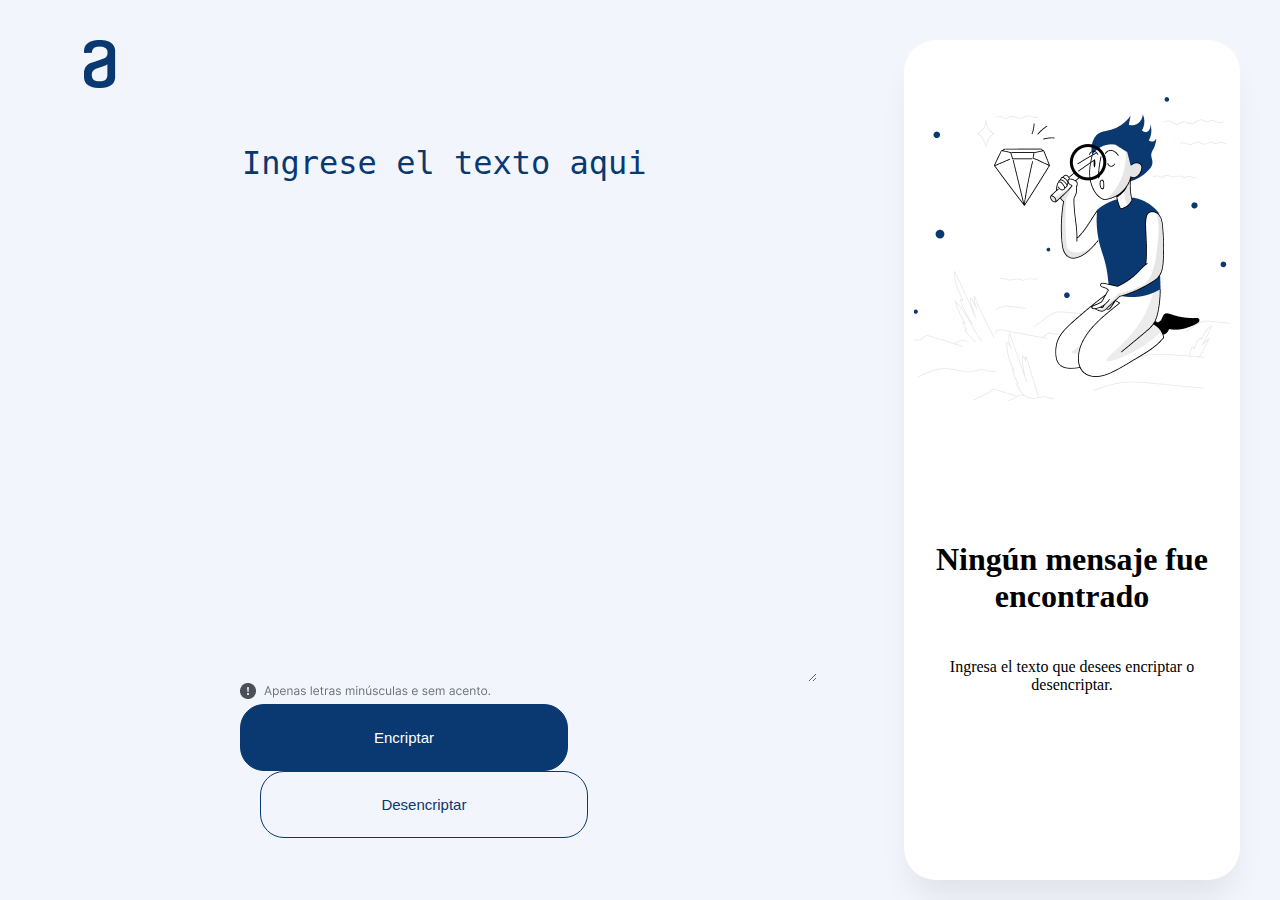
<file: index.html>
<!DOCTYPE html>
<html lang="es">

<head>
    <meta charset="UTF-8">
    <meta name="viewport" content="width=device-width, initial-scale=1.0">
    <link rel="stylesheet" href="style.css">
    <title>Proyecto Encriptador de Texto</title>
</head>

<body>
    <main id="contenedor-base">

        <section id="izquierda">
            <header>

                <img class="logo" src="imagenes\Logo.png">

            </header>
            <section id="text-area">
                <textarea id="text" cols="30" rows="10">Ingrese el texto aqui</textarea>

            </section>
            <section  id="sec-frame">
                <img class="Frame"  src="/imagenes/Frame 1.png" alt="">


            </section>
            <section class="botones">
                <input onclick="encriptar()" type="button" value="Encriptar">
                <input  id="btn-desencriptar" onclick="desencriptar()" type="button" value="Desencriptar">
            </section>

        </section>
        <aside id="derecha">
            <section>
                <img class="muneco Activa" src="imagenes/Muñeco.png" alt="">
                <p class="resultado Inactiva"></p>
            </section>
            <section class="aviso">

                <h2 class="nomsj Activa">Ningún mensaje fue encontrado</h2>
                <p class="msjingre Activa">Ingresa el texto que desees encriptar o desencriptar.</p>

            </section>
            <section>
                <input onclick="copiar()" class="copiar Inactiva" type="button" value="Copiar">
            </section>

        </aside>
    </main>
    <script src="js/funciones.js"></script>
</body>

</html>
</file>
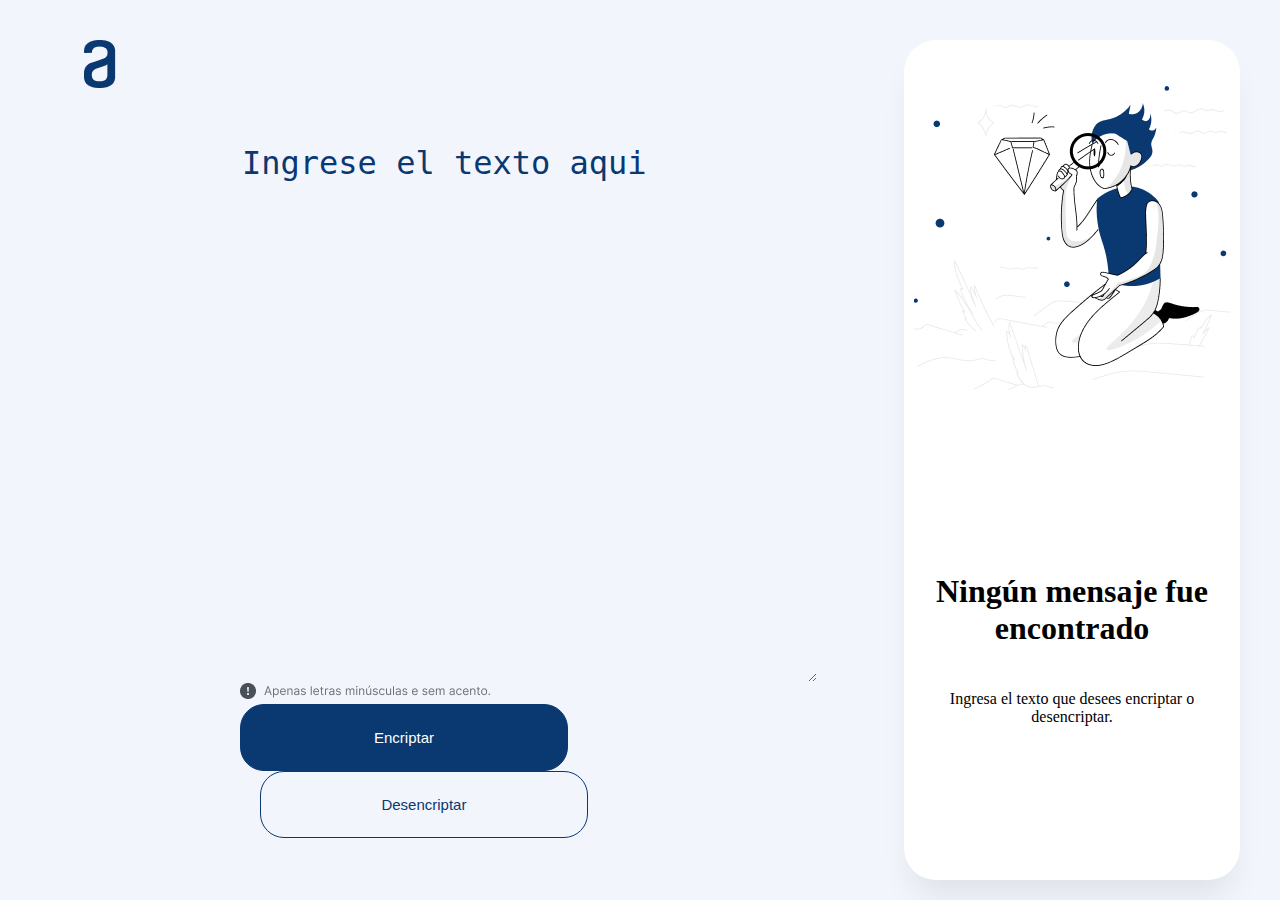
<file: Proyecto Encriptador/index.html>
<!DOCTYPE html>
<html lang="es">

<head>
    <meta charset="UTF-8">
    <meta name="viewport" content="width=device-width, initial-scale=1.0">
    <link rel="stylesheet" href="style.css">
    <title>Proyecto Encriptador de Texto</title>
</head>

<body>
    <main id="contenedor-base">

        <section id="izquierda">
            <header>

                <img class="logo" src="imagenes\Logo.png">

            </header>
            <section id="text-area">
                <textarea id="text" cols="30" rows="10">Ingrese el texto aqui</textarea>

            </section>
            <section>
                <img src="/imagenes/Frame 1.png" alt="">


            </section>
            <section class="botones">
                <input onclick="encriptar()" type="button" value="Encriptar">
                <input onclick="desencriptar()" type="button" value="Desencriptar">
            </section>

        </section>
        <aside id="derecha">
            <section>
                <img class="muneco" src="imagenes/Muñeco.png" alt="">
                <p class="resultado"></p>
            </section>
            <section>

                <h2 class="nomsj">Ningún mensaje fue encontrado</h2>
                <p class="msjingre">Ingresa el texto que desees encriptar o desencriptar.</p>

            </section>
            <section>
                <input onclick="copiar()" class="copiar" type="button" value="Copiar">
            </section>

        </aside>
    </main>
    <script src="js/funciones.js"></script>
</body>

</html>
</file>
<file: style.css>
* {
    box-sizing: border-box;
}

body {
    margin: 0%;
    padding: 0%;
    background-color: #F3F5FC;
}

#contenedor-base {
    display: flex;

    width: 100%;
    height: 100vh;


}

#izquierda {
    width: 73%;

    background-color: #F3F5FC;


}

#izquierda section {
    padding-left: 240px;
    width: 100%;
}

#izquierda label+section {
    display: flex;

    justify-content: flex-start;
}

input[type="button"] {
    color: #0A3871;
    background: transparent;
    border: 1px #0A3871 solid;
    font-size: 15px;
    width: 328px;
    height: 67px;
    border-radius: 24px;
    padding: 24px;
    margin-left: 3%;
    cursor: pointer;

}


.botones input:first-child {


    margin-left: 0%;
    background-color: #0A3871;
    color: #ffffff;

}

.botones input:first-child:hover {

    background-color: #2852d2;
    box-shadow: 0px 10px 10px -8px #00FEFF;
    transition: 0.5s ease-in-out;

}

#text-area {

    height: 60%;
}

#text {
    color: #0A3871;
    font-size: 32px;
    font-weight: 400;
    background: transparent;
    width: 577px;
    height: 100%;
    border: none;


}

header {
    display: block;
    width: 100%;
    padding: 40px 0px 0px 40px;
    margin-bottom: 50px;
}

.logo {
    width: 120px;
    height: 48px;
}



#derecha {

    display: flex;
    justify-content: space-around;
    flex-direction: column;
    margin: 40px 40px 20px 0px;
    width: 27%;
    border-radius: 32px;

    box-shadow: 0px 24px 32px -8px #00000014;


    background-color: rgb(255, 255, 255);

}

#derecha section {
    margin: 0 3% 0 3%;
    overflow: hidden;
    display: flex;
    flex-wrap: wrap;
    align-items: center;
    justify-content: center;
}

#derecha section input {
    margin-left: 1%;
}

.muneco {
    width: 336px;
    height: 304px;

}

#derecha section:nth-child(2) {
    text-align: center;

}

#derecha section h2 {
    font-size: 32px;
}



.resultado {

    font-size: 32px;
    font-weight: 400;
    color: #0A3871
}

.copiar {

    display: none;
}

.Activa {

    display: block;

}

.Inactiva {

    display: none;

}

@media only screen and (max-width: 1024px) and (min-width: 769px) {
    #contenedor-base {
        flex-direction: column;
        align-items: center;
        margin: 2%;
        width: 100%; /* Cambiado a 100% para ajustarse al ancho del dispositivo */
        height: 1174px; 
    }
    .muneco {
        display: none;
    }

    header {
        display: flex;
        width: 100%;
        height: 96px;
        margin: 0%;
        padding: 0px 0px 0px 0px;

    }


    .logo {
        width: 120px;
        height: 48px;
        margin: 20px 0 20px 10px;

    }

    #izquierda {
        width: 100%;
        height: 50%;
    }


    #izquierda section {
        padding-left: 0%;
    }

    #text-area {
        max-width: 688px;
        margin-top: 240px;
        margin-left: 40px;
        
    }

    #text {
        color: #0A3871;
        font-size: 32px;
        font-weight: 400;
        background: transparent;
        width: 343px;
        height: 48px;
        border: none;
    }

    #sec-frame{

        margin-left: 40px;
    }
    .frame {

        width: 329px;
        height: 18px;
        margin-top:830px;
        
    }

    input[type="button"] {

        
        font-size: 16px;
        cursor: pointer;


    }

    .botones {

        width: 332px;
        height: 67px;
        display: flex;
        margin-right: 10px;
        justify-content: center;
        
        
    }

    .aviso{

       
        justify-content: center;
        flex-direction: column;
    }
    #derecha {

        
        display: flex;
        justify-content: center;
        flex-direction: column;
        margin: 20px;
        margin-top: 30%;
        width: 688px;
        height: 133px;
    }

    #derecha section h2 {
        font-family:Arial, Helvetica, sans-serif;
        width: 624px;
        height: 29px;
        font-size: 24px;
    }

    .copiar {

        margin-top: 20px;
    }
}

@media only screen and (max-width: 768px) {
    #contenedor-base {
        flex-direction: column;
        align-items: center;
        margin: 2%;
        width: 100%; /* Cambiado a 100% para ajustarse al ancho del dispositivo */
        height: 933px;
    }

    .muneco {
        display: none;
    }

    header {
        display: flex;
        width: 300px;
        height: 96px;
        padding: 0px 0px 0px 0px;

    }

    .logo {
        width: 60px;
        height: 24px;
        margin-top: 24px;
        margin-left: 16px;

    }

    #izquierda {
        width: 100%;
        height: 50%;
    }


    #izquierda section {
        padding-left: 0%;
    }

    #text-area {
        max-width: 343px;
        margin: 0 16px 0 16px;
    }

    #text {
        color: #0A3871;
        font-size: 16px;
        font-weight: 400;
        background: transparent;
        width: 343px;
        height: 48px;
        border: none;
    }

    .frame {
        width: 150px;
        height: 18px;
        margin-top: 451px;
        margin-left: 16px;
        grid-gap: 8px;
    }




    input[type="button"] {
        margin-left: 0%;
        margin-bottom: 5%;
        width: 100%;
    }

    .botones {
        flex-direction: row;
        padding-left: 5%;
        padding-right: 5%;
        justify-content: center;
        margin: 2px 2px 50px 2px;
    }

    #derecha {

        display: flex;
        justify-content: center;
        flex-direction: column;
        margin: 20px;
        margin-top: 50%;
        width: 327px;
        padding: 0px;
        border-radius: 32px;
        box-shadow: 0px 24px 32px -8px #00000014;
        background-color: rgb(255, 255, 255);
    }

    #derecha section h2 {
        font-size: 16px;
    }

    .copiar {

        margin-top: 20px;
    }


}
</file>
<file: Proyecto Encriptador/style.css>
* {
    box-sizing: border-box;
}

body {
    margin: 0%;
    padding: 0%;
    background-color: #F3F5FC;
}

#contenedor-base {
    display: flex;

    width: 100%;
    height: 100vh;


}

#izquierda {
    width: 73%;

    background-color: #F3F5FC;


}

#izquierda section {
    padding-left: 240px;
    width: 100%;
}

#izquierda label+section {
    display: flex;

    justify-content: flex-start;
}

input[type="button"] {
    color: #0A3871;
    background: transparent;
    border: 1px #0A3871 solid;
    font-size: 15px;
    width: 328px;
    height: 67px;
    border-radius: 24px;
    padding: 24px;
    margin-left: 3%;


}

.botones input:first-child {

    margin-left: 0%;
    background-color: #0A3871;
    color: #ffffff;

}

#text-area {

    height: 60%;
}

#text {
    color: #0A3871;
    font-size: 32px;
    font-weight: 400;
    background: transparent;
    width: 577px;
    height: 100%;
    border: none;


}
header {
    display: block;
    width: 100%;
    padding: 40px 0px 0px 40px;
    margin-bottom: 50px;
}

.logo {
    width: 120px;
    height: 48px;
}



#derecha {

    display: flex;
  justify-content: space-around;
    flex-direction: column;
    margin: 40px 40px 20px 0px;
    width: 27%;
    border-radius: 32px;

    box-shadow: 0px 24px 32px -8px #00000014;


    background-color: rgb(255, 255, 255);

}

#derecha section {
    margin: 0 3% 0 3%;
    overflow: hidden;
    display: flex;
    flex-wrap: wrap;
    align-items: center;
    justify-content: center;
}

#derecha section input {
    margin-left: 1%;
}

.muneco {
    width: 336px;
    height: 304px;
   
}

#derecha section:nth-child(2) {
    text-align: center;

}

#derecha section h2 {
    font-size: 32px;
}



.resultado {
font-size: 32px;
font-weight: 400;
color:#0A3871
   
    
}

.copiar {
  
   display: none;
}
</file>
